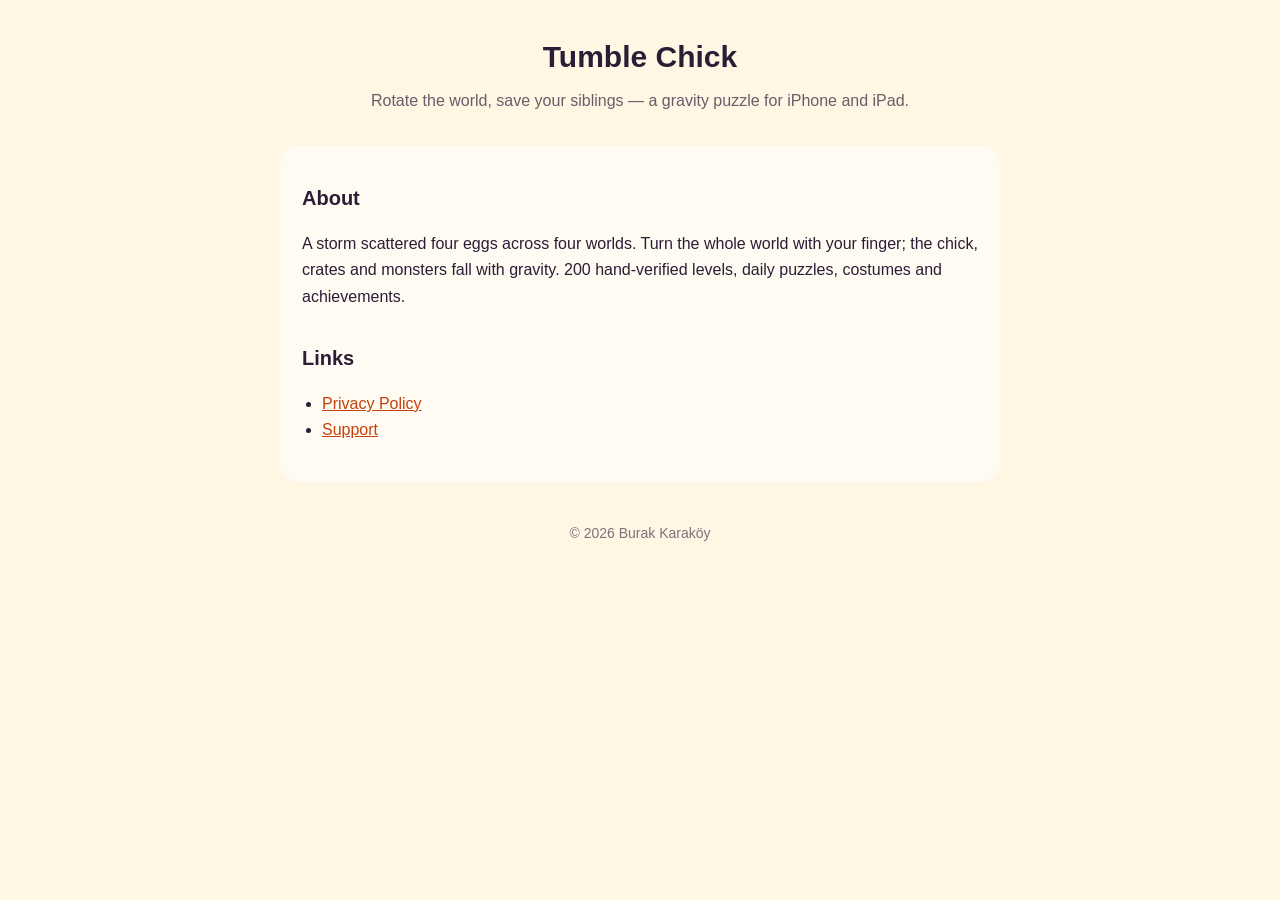
<file: index.html>
<!doctype html>
<html lang="en"><head><meta charset="utf-8">
<meta name="viewport" content="width=device-width, initial-scale=1">
<title>Tumble Chick</title><link rel="stylesheet" href="style.css"></head>
<body><main>
<header>
  <h1>Tumble Chick</h1>
  <p class="sub">Rotate the world, save your siblings — a gravity puzzle for iPhone and iPad.</p>
</header>
<div class="card">
  <h2>About</h2>
  <p>A storm scattered four eggs across four worlds. Turn the whole world with your finger; the chick, crates and monsters fall with gravity. 200 hand-verified levels, daily puzzles, costumes and achievements.</p>
  <h2>Links</h2>
  <ul>
    <li><a href="privacy.html">Privacy Policy</a></li>
    <li><a href="support.html">Support</a></li>
  </ul>
</div>
<footer>© 2026 Burak Karaköy</footer>
</main></body></html>
</file>
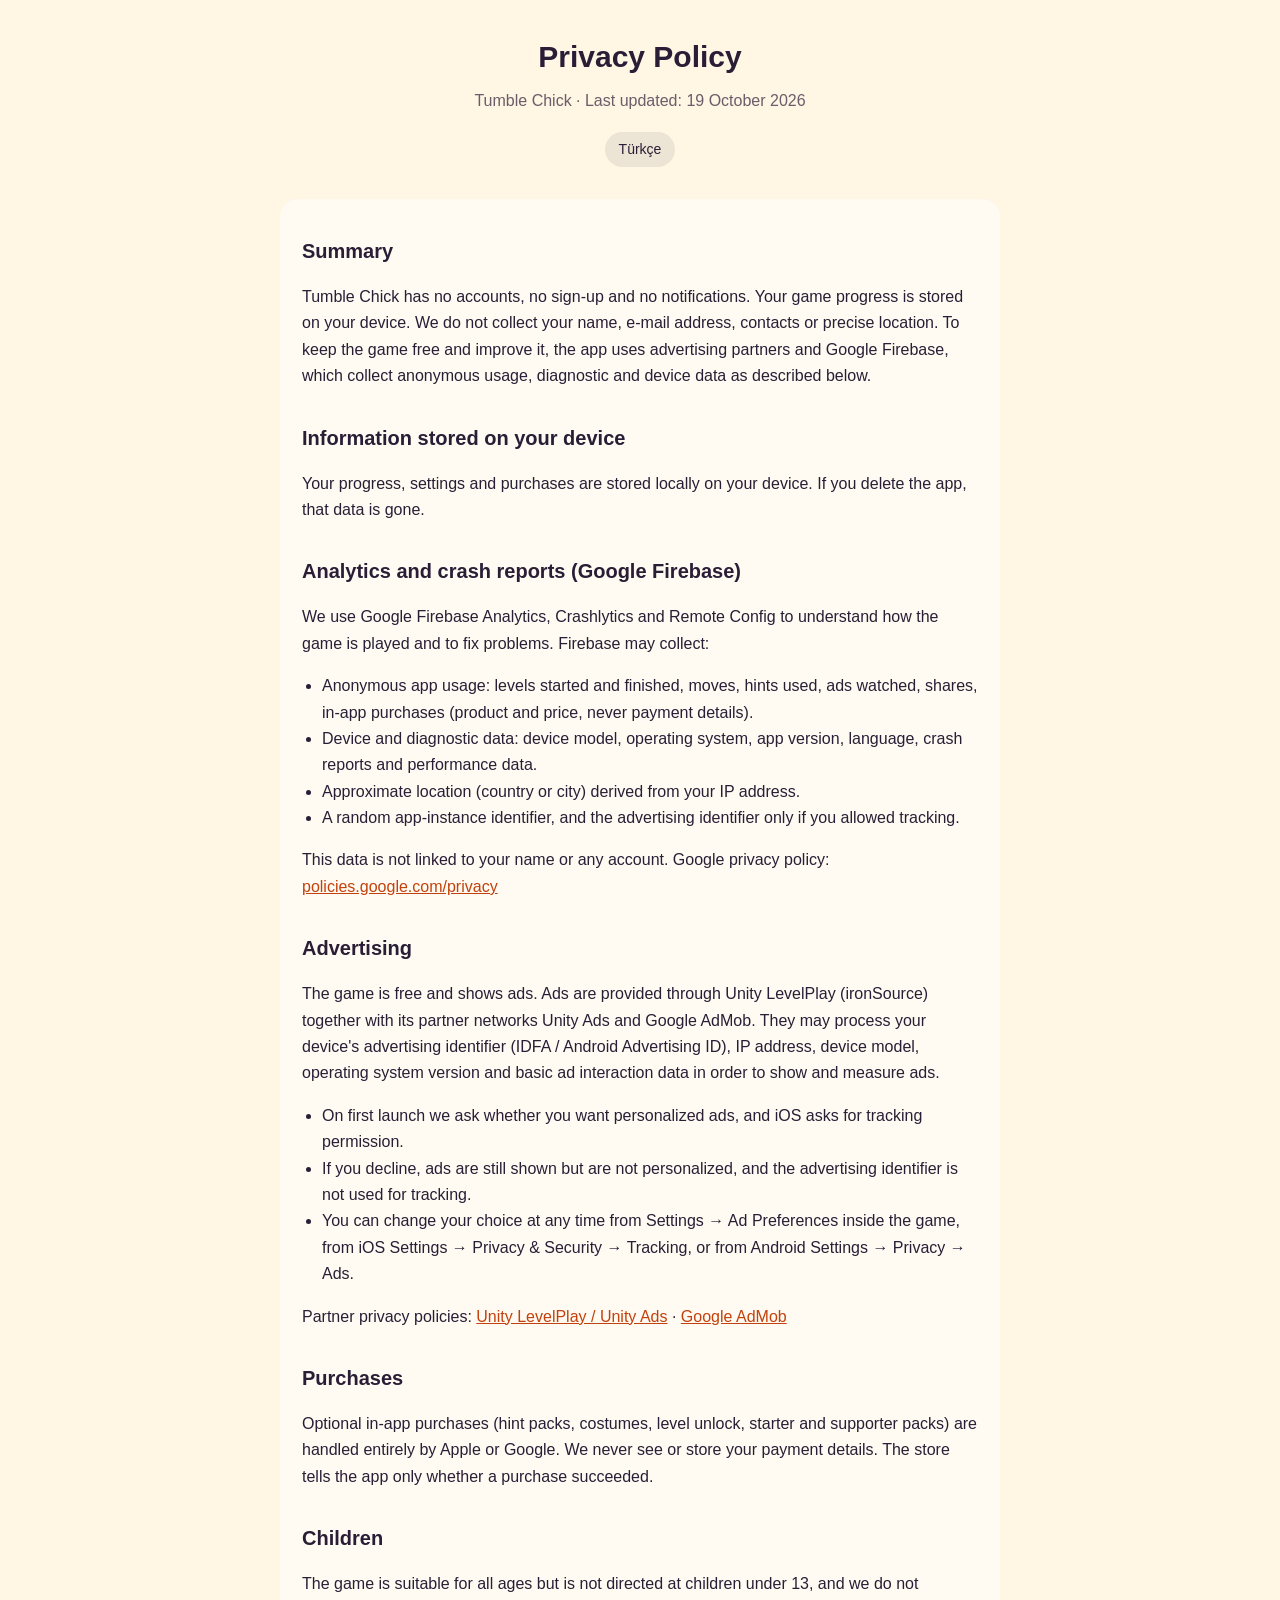
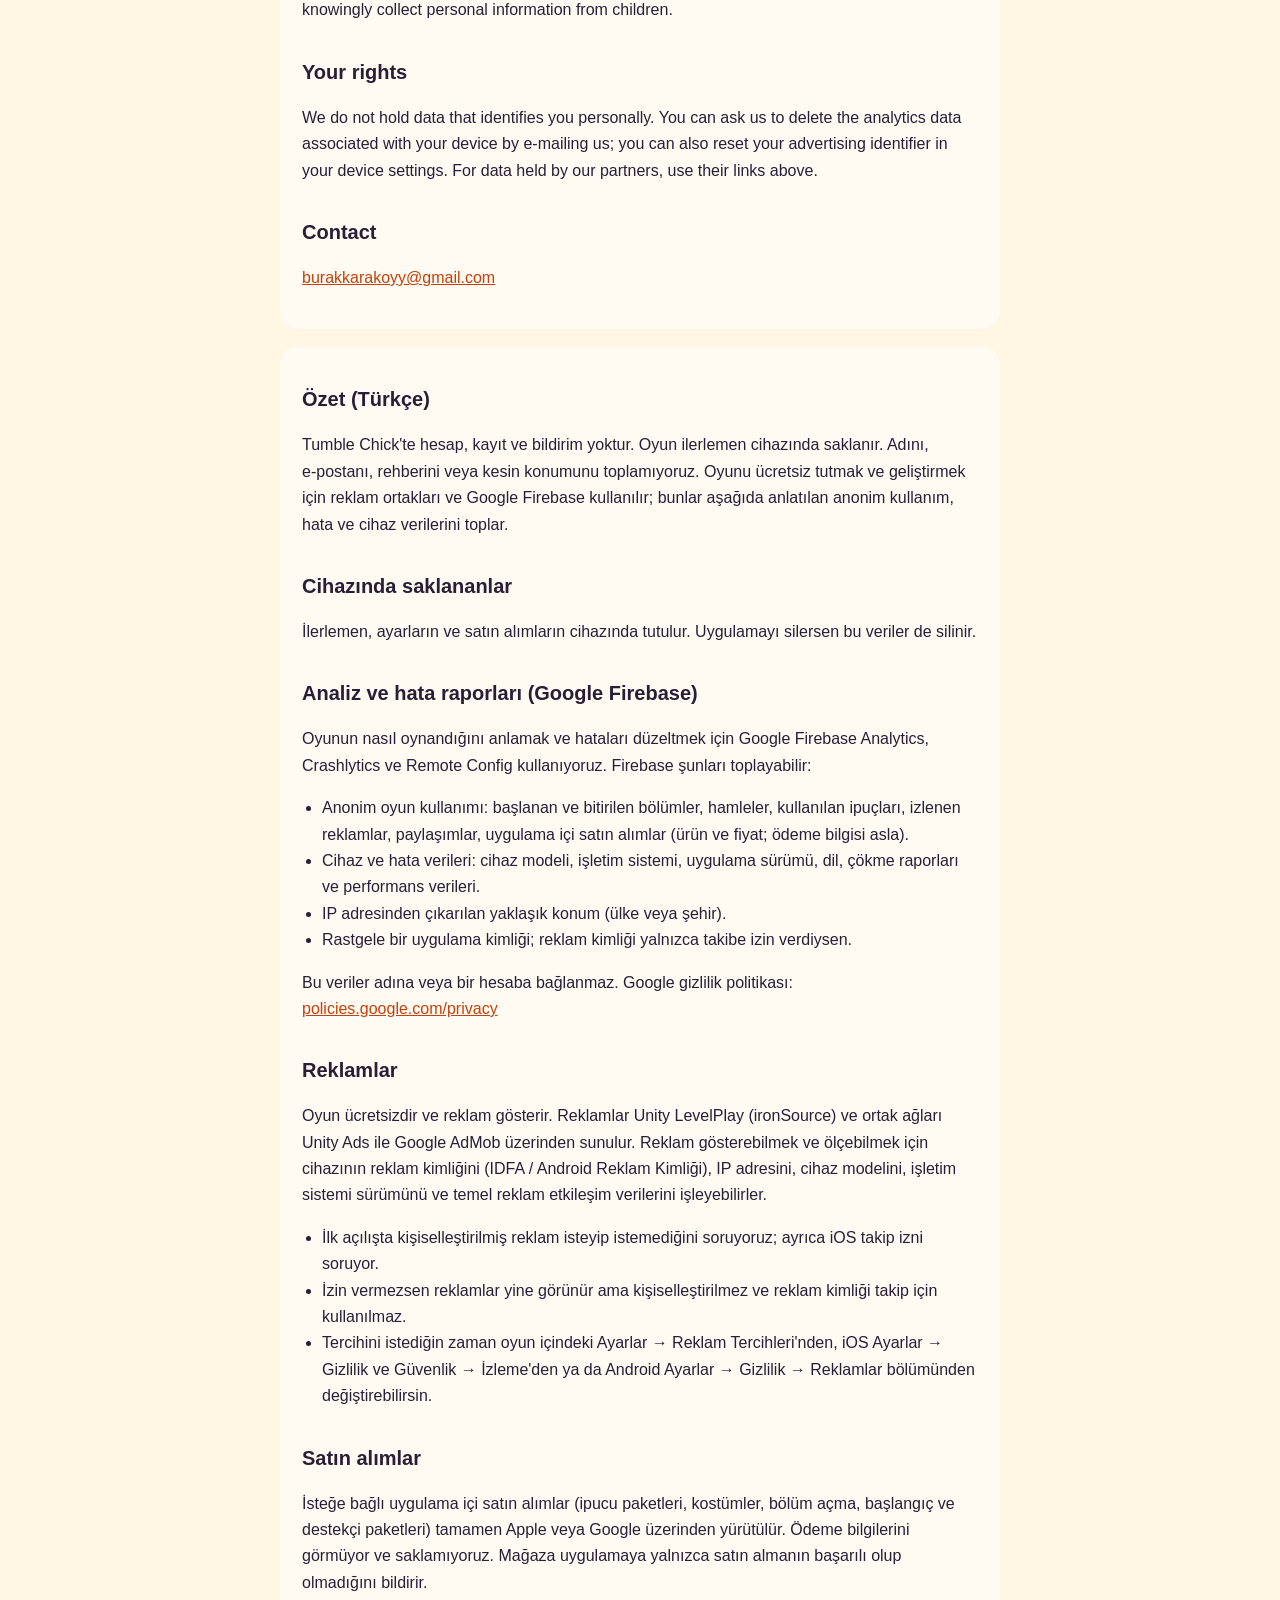
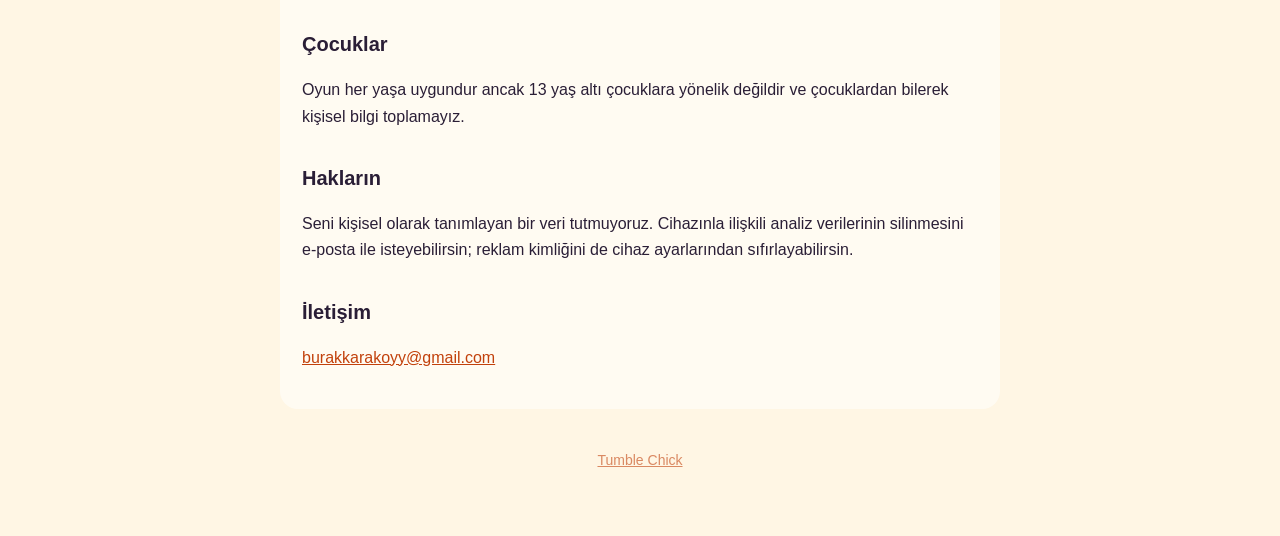
<file: privacy.html>
<!doctype html>
<html lang="en"><head><meta charset="utf-8">
<meta name="viewport" content="width=device-width, initial-scale=1">
<title>Tumble Chick — Privacy Policy</title><link rel="stylesheet" href="style.css"></head>
<body><main>
<header>
  <h1>Privacy Policy</h1>
  <p class="sub">Tumble Chick · Last updated: 19 October 2026</p>
  <a class="lang" href="#tr">Türkçe</a>
</header>

<div class="card">
<h2>Summary</h2>
<p>Tumble Chick has no accounts, no sign-up and no notifications. Your game progress is stored on your device. We do not collect your name, e-mail address, contacts or precise location. To keep the game free and improve it, the app uses advertising partners and Google Firebase, which collect anonymous usage, diagnostic and device data as described below.</p>

<h2>Information stored on your device</h2>
<p>Your progress, settings and purchases are stored locally on your device. If you delete the app, that data is gone.</p>

<h2>Analytics and crash reports (Google Firebase)</h2>
<p>We use Google Firebase Analytics, Crashlytics and Remote Config to understand how the game is played and to fix problems. Firebase may collect:</p>
<ul>
  <li>Anonymous app usage: levels started and finished, moves, hints used, ads watched, shares, in-app purchases (product and price, never payment details).</li>
  <li>Device and diagnostic data: device model, operating system, app version, language, crash reports and performance data.</li>
  <li>Approximate location (country or city) derived from your IP address.</li>
  <li>A random app-instance identifier, and the advertising identifier only if you allowed tracking.</li>
</ul>
<p>This data is not linked to your name or any account. Google privacy policy: <a href="https://policies.google.com/privacy">policies.google.com/privacy</a></p>

<h2>Advertising</h2>
<p>The game is free and shows ads. Ads are provided through Unity LevelPlay (ironSource) together with its partner networks Unity Ads and Google AdMob. They may process your device's advertising identifier (IDFA / Android Advertising ID), IP address, device model, operating system version and basic ad interaction data in order to show and measure ads.</p>
<ul>
  <li>On first launch we ask whether you want personalized ads, and iOS asks for tracking permission.</li>
  <li>If you decline, ads are still shown but are not personalized, and the advertising identifier is not used for tracking.</li>
  <li>You can change your choice at any time from Settings → Ad Preferences inside the game, from iOS Settings → Privacy &amp; Security → Tracking, or from Android Settings → Privacy → Ads.</li>
</ul>
<p>Partner privacy policies: <a href="https://unity.com/legal/game-growth-privacy-policy">Unity LevelPlay / Unity Ads</a> · <a href="https://policies.google.com/technologies/ads">Google AdMob</a></p>

<h2>Purchases</h2>
<p>Optional in-app purchases (hint packs, costumes, level unlock, starter and supporter packs) are handled entirely by Apple or Google. We never see or store your payment details. The store tells the app only whether a purchase succeeded.</p>

<h2>Children</h2>
<p>The game is suitable for all ages but is not directed at children under 13, and we do not knowingly collect personal information from children.</p>

<h2>Your rights</h2>
<p>We do not hold data that identifies you personally. You can ask us to delete the analytics data associated with your device by e-mailing us; you can also reset your advertising identifier in your device settings. For data held by our partners, use their links above.</p>

<h2>Contact</h2>
<p><a href="mailto:burakkarakoyy@gmail.com">burakkarakoyy@gmail.com</a></p>
</div>

<div class="card" id="tr">
<h2>Özet (Türkçe)</h2>
<p>Tumble Chick'te hesap, kayıt ve bildirim yoktur. Oyun ilerlemen cihazında saklanır. Adını, e‑postanı, rehberini veya kesin konumunu toplamıyoruz. Oyunu ücretsiz tutmak ve geliştirmek için reklam ortakları ve Google Firebase kullanılır; bunlar aşağıda anlatılan anonim kullanım, hata ve cihaz verilerini toplar.</p>

<h2>Cihazında saklananlar</h2>
<p>İlerlemen, ayarların ve satın alımların cihazında tutulur. Uygulamayı silersen bu veriler de silinir.</p>

<h2>Analiz ve hata raporları (Google Firebase)</h2>
<p>Oyunun nasıl oynandığını anlamak ve hataları düzeltmek için Google Firebase Analytics, Crashlytics ve Remote Config kullanıyoruz. Firebase şunları toplayabilir:</p>
<ul>
  <li>Anonim oyun kullanımı: başlanan ve bitirilen bölümler, hamleler, kullanılan ipuçları, izlenen reklamlar, paylaşımlar, uygulama içi satın alımlar (ürün ve fiyat; ödeme bilgisi asla).</li>
  <li>Cihaz ve hata verileri: cihaz modeli, işletim sistemi, uygulama sürümü, dil, çökme raporları ve performans verileri.</li>
  <li>IP adresinden çıkarılan yaklaşık konum (ülke veya şehir).</li>
  <li>Rastgele bir uygulama kimliği; reklam kimliği yalnızca takibe izin verdiysen.</li>
</ul>
<p>Bu veriler adına veya bir hesaba bağlanmaz. Google gizlilik politikası: <a href="https://policies.google.com/privacy">policies.google.com/privacy</a></p>

<h2>Reklamlar</h2>
<p>Oyun ücretsizdir ve reklam gösterir. Reklamlar Unity LevelPlay (ironSource) ve ortak ağları Unity Ads ile Google AdMob üzerinden sunulur. Reklam gösterebilmek ve ölçebilmek için cihazının reklam kimliğini (IDFA / Android Reklam Kimliği), IP adresini, cihaz modelini, işletim sistemi sürümünü ve temel reklam etkileşim verilerini işleyebilirler.</p>
<ul>
  <li>İlk açılışta kişiselleştirilmiş reklam isteyip istemediğini soruyoruz; ayrıca iOS takip izni soruyor.</li>
  <li>İzin vermezsen reklamlar yine görünür ama kişiselleştirilmez ve reklam kimliği takip için kullanılmaz.</li>
  <li>Tercihini istediğin zaman oyun içindeki Ayarlar → Reklam Tercihleri'nden, iOS Ayarlar → Gizlilik ve Güvenlik → İzleme'den ya da Android Ayarlar → Gizlilik → Reklamlar bölümünden değiştirebilirsin.</li>
</ul>

<h2>Satın alımlar</h2>
<p>İsteğe bağlı uygulama içi satın alımlar (ipucu paketleri, kostümler, bölüm açma, başlangıç ve destekçi paketleri) tamamen Apple veya Google üzerinden yürütülür. Ödeme bilgilerini görmüyor ve saklamıyoruz. Mağaza uygulamaya yalnızca satın almanın başarılı olup olmadığını bildirir.</p>

<h2>Çocuklar</h2>
<p>Oyun her yaşa uygundur ancak 13 yaş altı çocuklara yönelik değildir ve çocuklardan bilerek kişisel bilgi toplamayız.</p>

<h2>Hakların</h2>
<p>Seni kişisel olarak tanımlayan bir veri tutmuyoruz. Cihazınla ilişkili analiz verilerinin silinmesini e‑posta ile isteyebilirsin; reklam kimliğini de cihaz ayarlarından sıfırlayabilirsin.</p>

<h2>İletişim</h2>
<p><a href="mailto:burakkarakoyy@gmail.com">burakkarakoyy@gmail.com</a></p>
</div>
<footer><a href="index.html">Tumble Chick</a></footer>
</main></body></html>
</file>
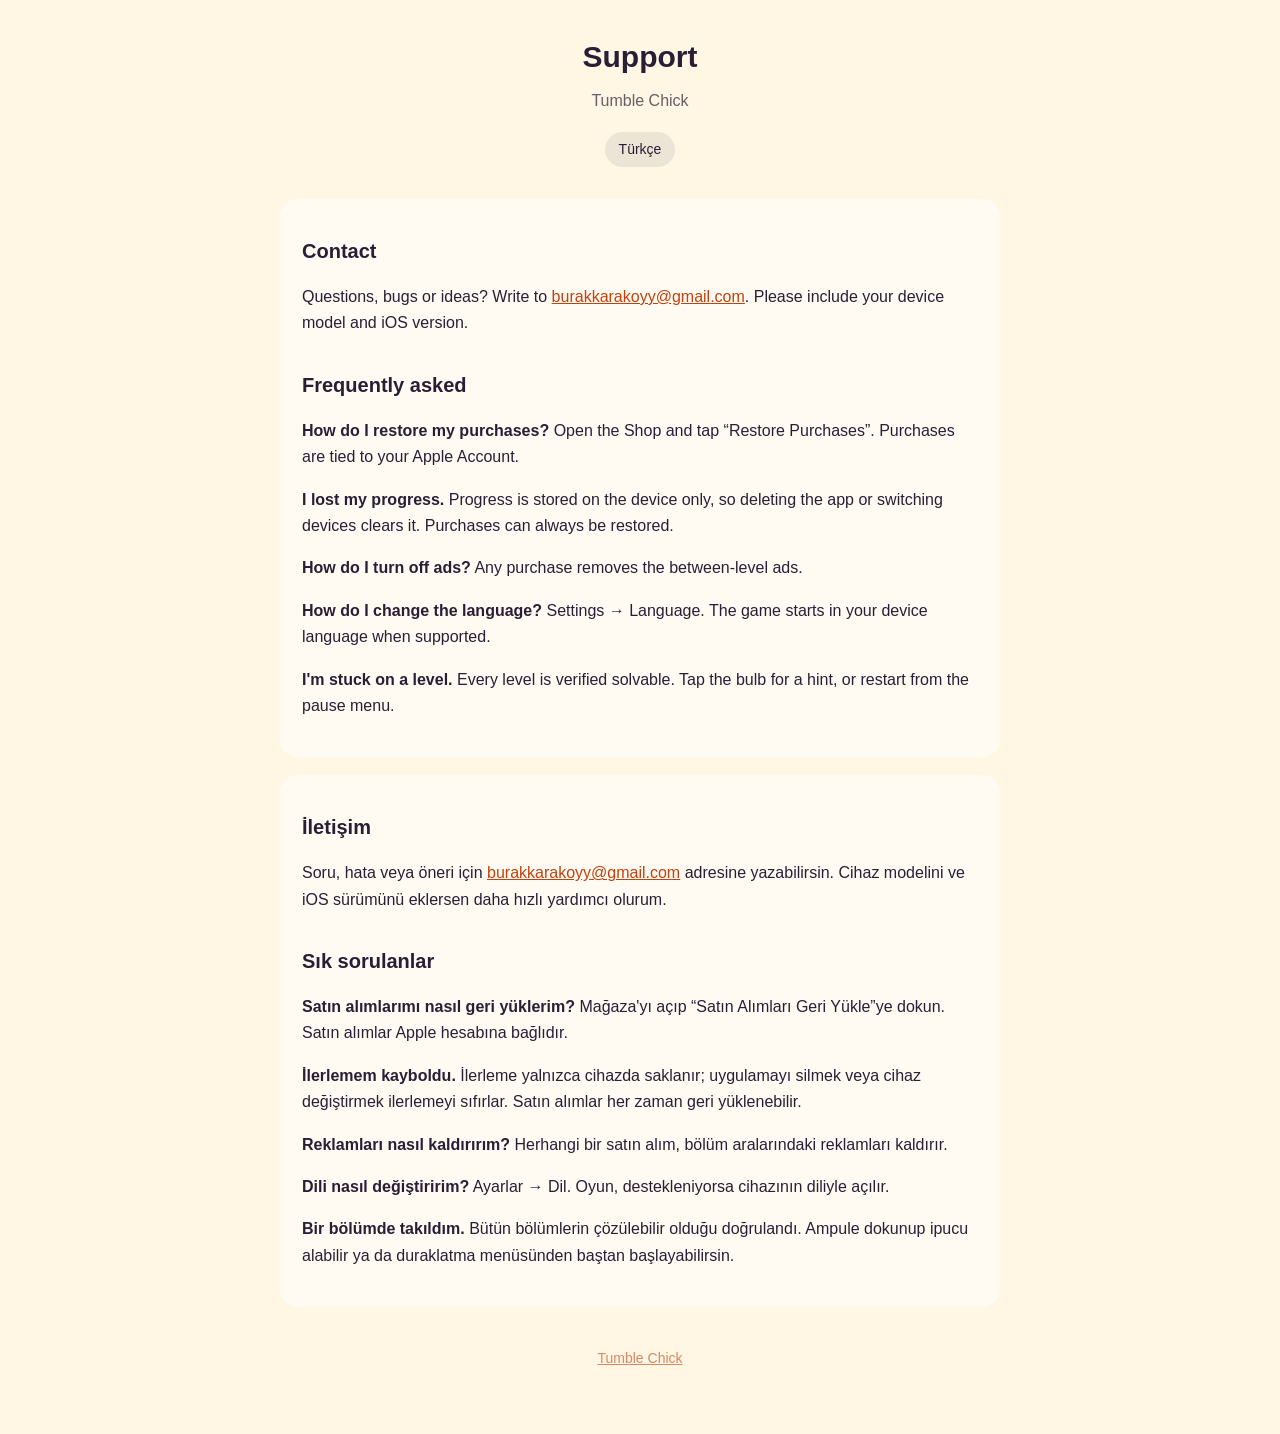
<file: support.html>
<!doctype html>
<html lang="en"><head><meta charset="utf-8">
<meta name="viewport" content="width=device-width, initial-scale=1">
<title>Tumble Chick — Support</title><link rel="stylesheet" href="style.css"></head>
<body><main>
<header>
  <h1>Support</h1>
  <p class="sub">Tumble Chick</p>
  <a class="lang" href="#tr">Türkçe</a>
</header>
<div class="card">
<h2>Contact</h2>
<p>Questions, bugs or ideas? Write to <a href="mailto:burakkarakoyy@gmail.com">burakkarakoyy@gmail.com</a>. Please include your device model and iOS version.</p>

<h2>Frequently asked</h2>
<p><strong>How do I restore my purchases?</strong> Open the Shop and tap “Restore Purchases”. Purchases are tied to your Apple Account.</p>
<p><strong>I lost my progress.</strong> Progress is stored on the device only, so deleting the app or switching devices clears it. Purchases can always be restored.</p>
<p><strong>How do I turn off ads?</strong> Any purchase removes the between-level ads.</p>
<p><strong>How do I change the language?</strong> Settings → Language. The game starts in your device language when supported.</p>
<p><strong>I'm stuck on a level.</strong> Every level is verified solvable. Tap the bulb for a hint, or restart from the pause menu.</p>
</div>
<div class="card" id="tr">
<h2>İletişim</h2>
<p>Soru, hata veya öneri için <a href="mailto:burakkarakoyy@gmail.com">burakkarakoyy@gmail.com</a> adresine yazabilirsin. Cihaz modelini ve iOS sürümünü eklersen daha hızlı yardımcı olurum.</p>

<h2>Sık sorulanlar</h2>
<p><strong>Satın alımlarımı nasıl geri yüklerim?</strong> Mağaza'yı açıp “Satın Alımları Geri Yükle”ye dokun. Satın alımlar Apple hesabına bağlıdır.</p>
<p><strong>İlerlemem kayboldu.</strong> İlerleme yalnızca cihazda saklanır; uygulamayı silmek veya cihaz değiştirmek ilerlemeyi sıfırlar. Satın alımlar her zaman geri yüklenebilir.</p>
<p><strong>Reklamları nasıl kaldırırım?</strong> Herhangi bir satın alım, bölüm aralarındaki reklamları kaldırır.</p>
<p><strong>Dili nasıl değiştiririm?</strong> Ayarlar → Dil. Oyun, destekleniyorsa cihazının diliyle açılır.</p>
<p><strong>Bir bölümde takıldım.</strong> Bütün bölümlerin çözülebilir olduğu doğrulandı. Ampule dokunup ipucu alabilir ya da duraklatma menüsünden baştan başlayabilirsin.</p>
</div>
<footer><a href="index.html">Tumble Chick</a></footer>
</main></body></html>
</file>
<file: style.css>
:root { color-scheme: light dark; }
* { box-sizing: border-box; }
body {
  margin: 0; padding: 32px 20px 64px;
  font: 16px/1.65 -apple-system, BlinkMacSystemFont, "Segoe UI", Roboto, sans-serif;
  color: #2a1e36; background: #fff6e4;
}
@media (prefers-color-scheme: dark) { body { color: #f3ecff; background: #1d1630; } }
main { max-width: 720px; margin: 0 auto; }
header { text-align: center; margin-bottom: 32px; }
h1 { font-size: 30px; margin: 0 0 6px; }
h2 { font-size: 20px; margin: 32px 0 8px; }
.sub { opacity: .7; margin: 0; }
.lang { display: inline-block; margin: 18px 6px 0; padding: 6px 14px; border-radius: 999px;
        background: rgba(127,127,127,.15); text-decoration: none; color: inherit; font-size: 14px; }
.card { background: rgba(255,255,255,.55); border-radius: 18px; padding: 4px 22px 22px; margin-top: 18px; }
@media (prefers-color-scheme: dark) { .card { background: rgba(255,255,255,.07); } }
a { color: #c2410c; }
@media (prefers-color-scheme: dark) { a { color: #ffb37a; } }
footer { text-align: center; opacity: .6; font-size: 14px; margin-top: 40px; }
ul { padding-left: 20px; }
</file>
